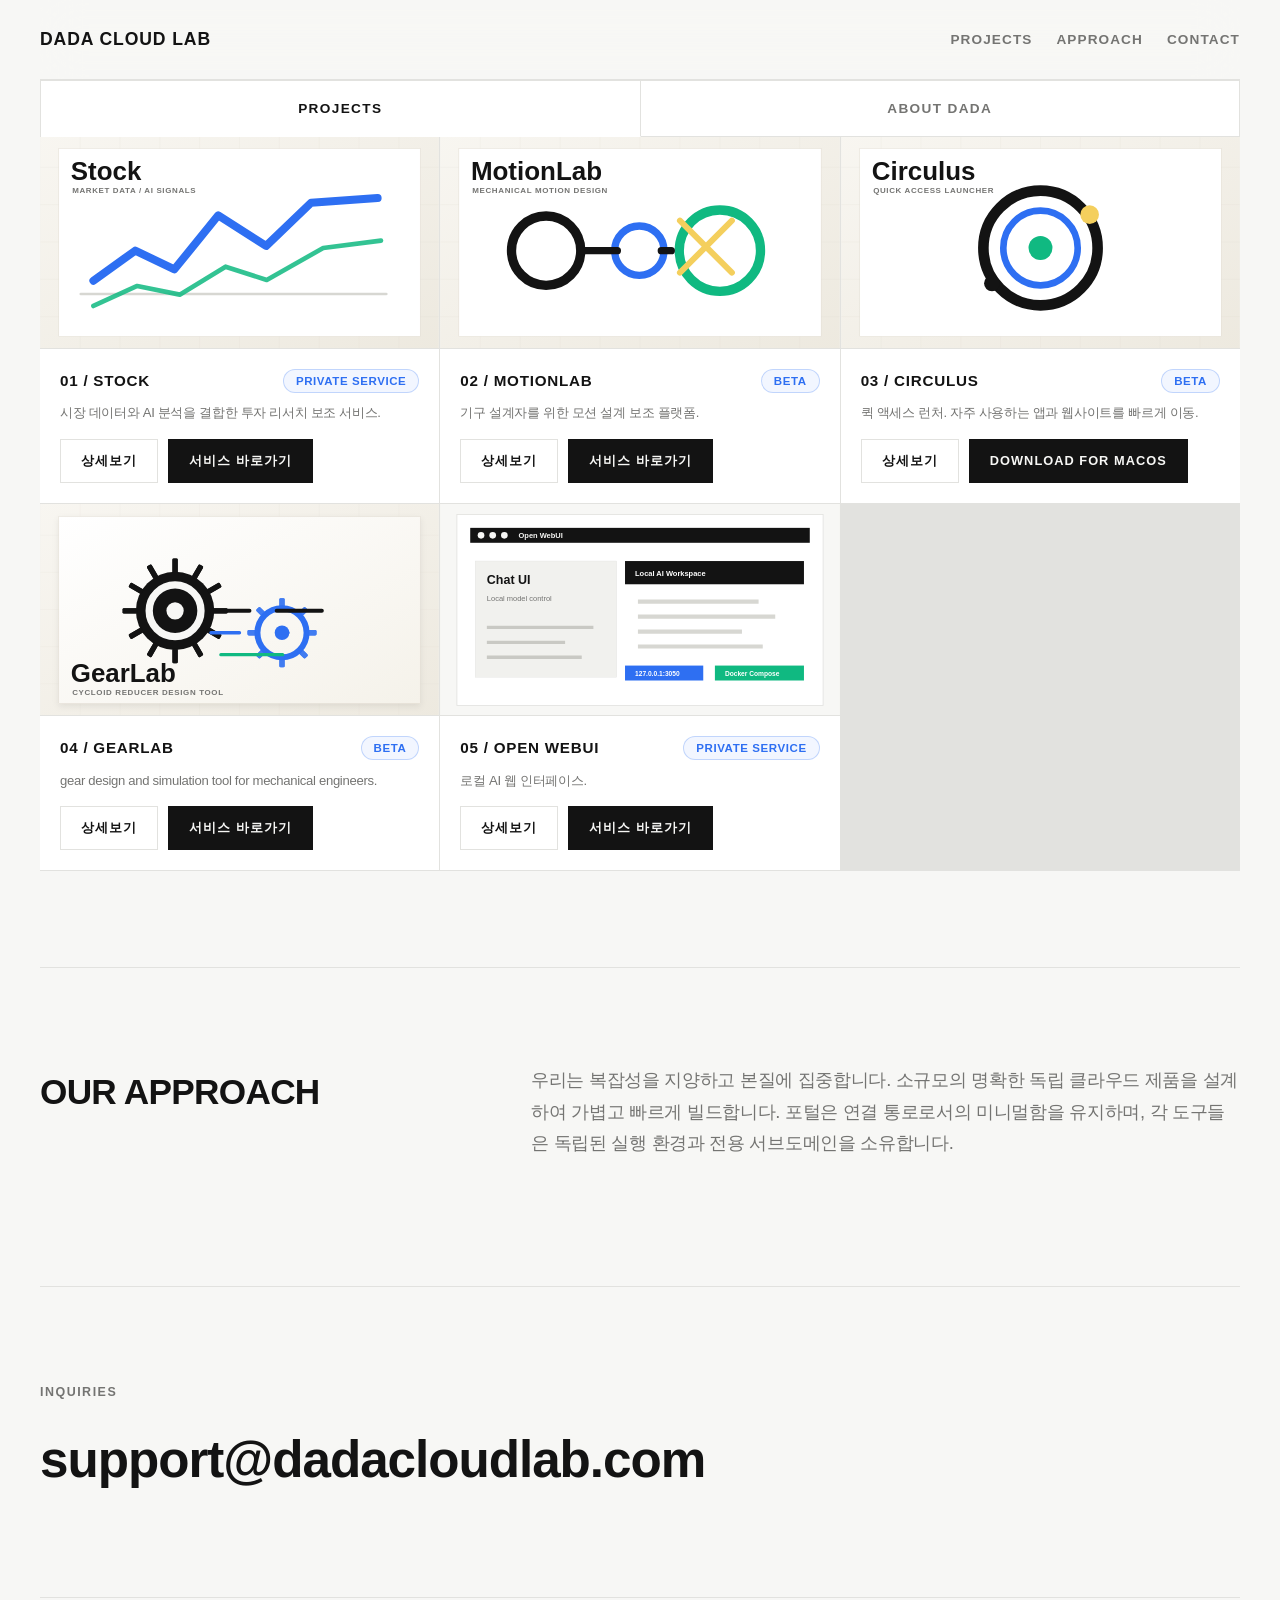
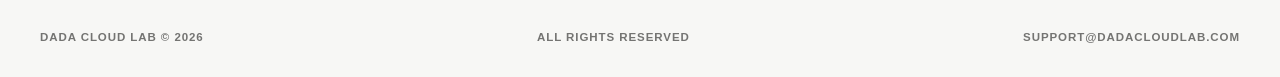
<file: index.html>
<!doctype html>
<html lang="ko">
  <head>
    <meta charset="utf-8">
    <meta name="viewport" content="width=device-width, initial-scale=1">
    <title>Dada Cloud Lab</title>
    <meta
      name="description"
      content="Dada Cloud Lab is a minimal portal for products, experiments, and independent cloud services."
    >
    <link rel="stylesheet" href="/static/css/style.css">
  </head>
  <body>
    <header class="site-header">
      <a class="brand" href="/" aria-label="Dada Cloud Lab home">Dada Cloud Lab</a>
      <nav class="site-nav" aria-label="Primary navigation">
        <a href="/#products">Projects</a>
        <a href="/#lab">Approach</a>
        <a href="/#contact">Contact</a>
      </nav>
    </header>

    <main>
      <!-- 시안처럼 군더더기 타이틀 없이 바로 그리드로 진입하는 구성 -->
      <section class="section flush-top" id="products">
        <!-- 탭 전환 내비게이션 -->
        <div class="tab-navigation">
          <button class="tab-trigger active" data-target="projects">PROJECTS</button>
          <button class="tab-trigger" data-target="about-company">ABOUT DADA</button>
        </div>

        <!-- 탭 1: Projects 그리드 목록 -->
        <div class="tab-content active" id="tab-projects">
          <div class="product-grid" data-services-list></div>
        </div>

        <!-- 탭 2: 회사 소개 -->
        <div class="tab-content" id="tab-about-company">
          <div class="about-company-layout">
            <div class="about-grid">
              <div class="about-cell">
                <h3>PHILOSOPHY</h3>
                <p>
                  우리는 정교한 설계와 단순한 아키텍처의 힘을 믿습니다. 복잡하고 무거운 엔터프라이즈 솔루션 대신, 독립된 기능을 가진 기민한 경량 서비스를 개발해 빠르게 검증합니다.
                </p>
              </div>
              <div class="about-cell">
                <h3>WHAT WE DO</h3>
                <p>
                  기구 모션 설계 보조 장치부터 시작해, AI 기반 투자 리서치 도구, 데스크톱 캐릭터 애플리케이션에 이르기까지 일상의 효율을 극대화하는 기발한 유틸리티를 설계하고 기동합니다.
                </p>
              </div>
              <div class="about-cell">
                <h3>HOW WE BUILD</h3>
                <p>
                  모든 제품은 최신 웹 기술과 Cloudflare의 엣지 인프라스트럭처를 결합해 가볍고 견고하게 구현됩니다. 이를 통해 전 세계 어디서나 지연 없는 사용자 경험을 보장합니다.
                </p>
              </div>
            </div>
          </div>
        </div>
      </section>

      <!-- 시안 하단의 'OUR APPROACH' 레이아웃 모사 -->
      <section class="section lab-section" id="lab">
        <div class="approach-layout">
          <div class="approach-heading">
            <h2>OUR APPROACH</h2>
          </div>
          <div class="approach-copy">
            <p>
              우리는 복잡성을 지양하고 본질에 집중합니다. 소규모의 명확한 독립 클라우드 제품을 설계하여 가볍고 빠르게 빌드합니다. 포털은 연결 통로로서의 미니멀함을 유지하며, 각 도구들은 독립된 실행 환경과 전용 서브도메인을 소유합니다.
            </p>
          </div>
        </div>
      </section>

      <section class="section contact-section" id="contact">
        <div class="contact-wrap">
          <p class="eyebrow">Inquiries</p>
          <h2>support@dadacloudlab.com</h2>
        </div>
      </section>
    </main>

    <!-- 시안의 가로 분할 정렬을 반영한 푸터 구조 -->
    <footer class="site-footer">
      <span>DADA CLOUD LAB © 2026</span>
      <span>ALL RIGHTS RESERVED</span>
      <span>support@DADACLOUDLAB.COM</span>
    </footer>

    <script src="/static/js/app.js"></script>
  </body>
</html>
</file>
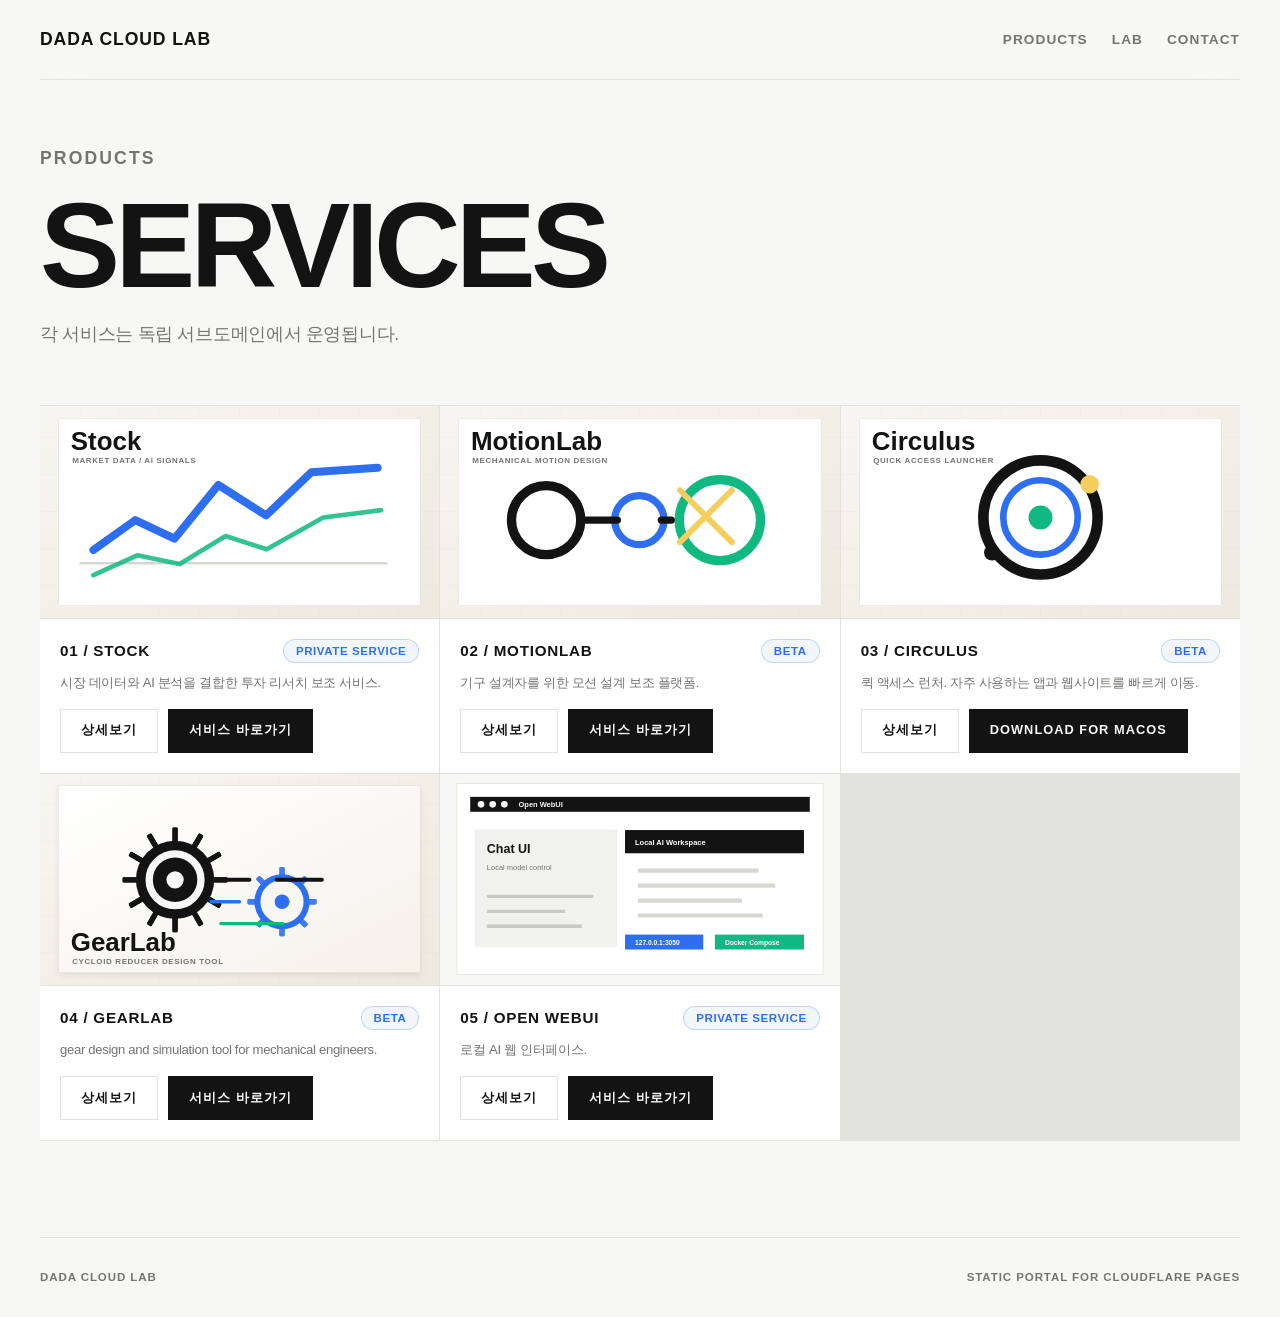
<file: services/index.html>
<!doctype html>
<html lang="ko">
  <head>
    <meta charset="utf-8">
    <meta name="viewport" content="width=device-width, initial-scale=1">
    <title>Products | Dada Cloud Lab</title>
    <meta name="description" content="Dada Cloud Lab products and services.">
    <link rel="stylesheet" href="/static/css/style.css">
  </head>
  <body>
    <header class="site-header">
      <a class="brand" href="/" aria-label="Dada Cloud Lab home">Dada Cloud Lab</a>
      <nav class="site-nav" aria-label="Primary navigation">
        <a href="/#products">Products</a>
        <a href="/#lab">Lab</a>
        <a href="/#contact">Contact</a>
      </nav>
    </header>

    <main>
      <section class="page-heading">
        <p class="eyebrow">Products</p>
        <h1>Services</h1>
        <p>각 서비스는 독립 서브도메인에서 운영됩니다.</p>
      </section>

      <section class="section flush-top">
        <div class="product-grid" data-services-list></div>
      </section>
    </main>

    <footer class="site-footer">
      <span>Dada Cloud Lab</span>
      <span>Static portal for Cloudflare Pages</span>
    </footer>

    <script src="/static/js/app.js"></script>
  </body>
</html>
</file>
<file: static/css/style.css>
:root {
  color-scheme: light;
  --bg: #f7f7f5;            /* 따뜻한 미색(Warm Off-white) */
  --surface: #ffffff;       /* 순백색 카드/헤더 */
  --surface-muted: #f1f1ee;
  --text: #131313;          /* 차분한 차콜 블랙 */
  --muted: #747472;         /* 회색 톤 텍스트 */
  --line: #e2e2df;          /* 얇은 그리드 실선 */
  --primary: #131313;
  --primary-dark: #333333;
  --accent: #2e6ff2;        /* 포인트 블루 (제한적으로만 사용) */
  --accent-2: #10b981;
  --shadow: none;           /* 미니멀 감성을 위해 그림자 완전히 제거 */
}

* {
  box-sizing: border-box;
}

body {
  margin: 0;
  background: var(--bg);
  color: var(--text);
  font-family: Inter, "Noto Sans KR", "Apple SD Gothic Neo", Arial, sans-serif;
  line-height: 1.6;
  letter-spacing: -0.02em;
}

a {
  color: inherit;
  text-decoration: none;
}

/* 헤더 구성 */
.site-header,
.site-footer {
  display: flex;
  align-items: center;
  justify-content: space-between;
  width: min(1200px, calc(100% - 48px));
  margin: 0 auto;
}

.site-header {
  position: sticky;
  top: 0;
  z-index: 10;
  min-height: 80px;
  border-bottom: 1px solid var(--line);
  background: rgba(247, 247, 245, 0.88);
  backdrop-filter: blur(20px);
}

.brand,
.site-nav,
.site-footer {
  gap: 24px;
}

.brand,
.site-nav {
  display: flex;
  align-items: center;
}

.brand {
  font-weight: 800;
  font-size: 1.1rem;
  letter-spacing: 0.05em;
  text-transform: uppercase;
}

.site-nav a {
  color: var(--muted);
  font-weight: 700;
  font-size: 0.85rem;
  text-transform: uppercase;
  letter-spacing: 0.08em;
  transition: color 0.2s ease;
}

.site-nav a:hover {
  color: var(--text);
}

/* 공통 정렬 폭 */
.hero,
.section,
.page-heading,
.detail-layout,
.not-found {
  width: min(1200px, calc(100% - 48px));
  margin: 0 auto;
}

/* 시안의 광활하고 간결한 Hero 타이틀 영역 */
.hero {
  display: flex;
  min-height: 55svh;
  flex-direction: column;
  justify-content: center;
  padding: 80px 0;
}

.hero h1,
.page-heading h1,
.not-found h1 {
  margin: 0;
  max-width: 960px;
  font-size: clamp(3.2rem, 9.5vw, 7.5rem);
  font-weight: 800;
  line-height: 0.95;
  letter-spacing: -0.04em;
  text-transform: uppercase;
}

.hero-text {
  max-width: 620px;
  margin: 32px 0 0;
  color: var(--muted);
  font-size: clamp(1.05rem, 1.8vw, 1.2rem);
  font-weight: 500;
  line-height: 1.5;
}

.eyebrow {
  margin: 0 0 16px;
  color: var(--muted);
  font-size: 0.78rem;
  font-weight: 700;
  letter-spacing: 0.12em;
  text-transform: uppercase;
}

.hero-actions,
.detail-actions,
.service-card-actions {
  display: flex;
  flex-wrap: wrap;
  gap: 12px;
  margin-top: 32px;
}

/* 미니멀 버튼 스타일 */
.button {
  display: inline-flex;
  align-items: center;
  justify-content: center;
  min-height: 44px;
  padding: 0 20px;
  border: 1px solid var(--line);
  border-radius: 0px;
  background: transparent;
  color: var(--text);
  font-weight: 700;
  font-size: 0.8rem;
  text-transform: uppercase;
  letter-spacing: 0.08em;
  transition: all 0.2s cubic-bezier(0.25, 0.8, 0.25, 1);
}

.button.primary {
  border-color: var(--text);
  background: var(--text);
  color: var(--bg);
}

.button.disabled {
  cursor: not-allowed;
  opacity: 0.35;
}

.button:hover {
  border-color: var(--text);
  transform: translateY(-1px);
}

.button.primary:hover {
  background: var(--primary-dark);
  border-color: var(--primary-dark);
}

/* 섹션 패딩 및 보더 정의 */
.section {
  padding: 96px 0;
  border-top: 1px solid var(--line);
}

.flush-top {
  border-top: 1px solid var(--line);
  padding-top: 0;
}

.section-heading,
.page-heading {
  padding: 64px 0 40px;
}

.section-heading h2,
.page-heading h1 {
  margin: 0;
}

.section-heading h2 {
  max-width: 800px;
  font-size: clamp(2rem, 5vw, 3.8rem);
  font-weight: 800;
  line-height: 1;
  text-transform: uppercase;
  letter-spacing: -0.03em;
}

.page-heading p {
  max-width: 760px;
  color: var(--muted);
  font-size: 1.1rem;
}

/* 그리드 레이아웃: 시안처럼 보더가 맞닿는 칼선 효과 */
.product-grid {
  display: grid;
  grid-template-columns: repeat(auto-fit, minmax(320px, 1fr));
  gap: 1px;
  background: var(--line);
  border-bottom: 1px solid var(--line);
}

/* 시안을 반영한 미니멀 카드 스타일 */
.product-card {
  display: flex;
  min-height: 100%;
  flex-direction: column;
  border: none;
  border-radius: 0px; /* 직각 디자인 */
  background: var(--surface);
}

.product-thumbnail {
  width: 100%;
  aspect-ratio: 16 / 8.5;
  object-fit: cover;
  background: var(--surface-muted);
  border-bottom: 1px solid var(--line);
  display: block;
  transition: opacity 0.25s ease;
}

.product-card:hover .product-thumbnail {
  opacity: 0.88;
}

.product-card-body {
  padding: 20px 20px 16px;
  flex: 1;
}

.product-card-meta-header {
  display: flex;
  justify-content: space-between;
  align-items: center;
  margin-bottom: 10px;
}

.product-card-meta-title {
  font-size: 0.95rem;
  font-weight: 800;
  color: var(--text);
  text-transform: uppercase;
  letter-spacing: 0.05em;
  margin-bottom: 0 !important;
}

.product-card-meta-desc {
  font-size: 0.82rem;
  color: var(--muted);
  line-height: 1.5;
}

.product-card-actions {
  display: flex;
  flex-wrap: wrap;
  gap: 10px;
  padding: 0 20px 20px;
  margin-top: auto; /* 내용 길이에 상관없이 버튼들을 카드 최하단에 고정 */
}

.status {
  display: inline-flex;
  min-height: 24px;
  align-items: center;
  padding: 0 12px;
  border-radius: 999px;                       /* 예전 둥근 디자인 복원 */
  border: 1px solid rgba(46, 111, 242, 0.25); /* 은은한 블루 테두리 */
  background: rgba(46, 111, 242, 0.06);     /* 은은한 블루 배경 */
  color: #2e6ff2;                            /* 파란색 글씨 적용 */
  font-size: 0.72rem;
  font-weight: 700;
  text-transform: uppercase;
  letter-spacing: 0.05em;
  white-space: nowrap;
}

/* 시안의 'OUR APPROACH' 2열 대형 레이아웃 */
.approach-layout {
  display: grid;
  grid-template-columns: 1fr 1.6fr;
  gap: 48px;
}

.approach-heading h2 {
  margin: 0;
  font-size: 2.2rem;
  font-weight: 800;
  letter-spacing: -0.02em;
  text-transform: uppercase;
}

.approach-copy p {
  margin: 0 0 32px;
  color: var(--muted);
  font-size: 1.15rem;
  line-height: 1.7;
}

.approach-link {
  font-weight: 800;
  font-size: 0.9rem;
  color: var(--text);
  letter-spacing: 0.08em;
  border-bottom: 1px solid var(--text);
  padding-bottom: 4px;
  display: inline-block;
  transition: opacity 0.2s ease;
}

.approach-link:hover {
  opacity: 0.7;
}

.contact-wrap {
  max-width: 800px;
}

.contact-wrap h2 {
  margin: 8px 0 0;
  font-size: clamp(1.8rem, 4vw, 3.2rem);
  font-weight: 800;
  letter-spacing: -0.02em;
}

/* 상세페이지 구성 */
.detail-layout {
  display: grid;
  grid-template-columns: minmax(280px, 360px) minmax(0, 1fr);
  gap: 64px;
  padding: 64px 0 96px;
}

.detail-aside {
  position: sticky;
  top: 120px;
  align-self: start;
}

.detail-thumbnail {
  width: 100%;
  height: auto;
  aspect-ratio: auto;
  border: 1px solid var(--line);
  border-radius: 0px;
  object-fit: contain;
  background: var(--surface-muted);
  display: block;
}

.service-meta {
  margin-top: 24px;
}

.service-meta h1 {
  margin: 16px 0 0;
  font-size: 2.4rem;
  font-weight: 800;
  line-height: 1.1;
  letter-spacing: -0.03em;
}

.markdown-body {
  border: 1px solid var(--line);
  border-radius: 0px;
  background: var(--surface);
  padding: clamp(32px, 6vw, 64px);
}

.markdown-body h1,
.markdown-body h2,
.markdown-body h3 {
  line-height: 1.2;
  color: var(--text);
  font-weight: 800;
  letter-spacing: -0.03em;
}

.markdown-body h1 {
  margin-top: 0;
  font-size: clamp(2rem, 5vw, 2.8rem);
  text-transform: uppercase;
}

.markdown-body h2 {
  margin-top: 48px;
  font-size: 1.5rem;
  border-bottom: 1px solid var(--line);
  padding-bottom: 8px;
}

.markdown-body p,
.markdown-body li {
  color: var(--text);
  opacity: 0.85;
  font-size: 1.05rem;
  line-height: 1.7;
}

.markdown-body img {
  display: block;
  max-width: 100%;
  height: auto;
  margin: 24px 0;
  border: 1px solid var(--line);
  background: var(--surface-muted);
}

.markdown-body ul {
  padding-left: 20px;
}

.markdown-body li {
  margin-bottom: 8px;
}

.markdown-body code {
  border: 1px solid var(--line);
  border-radius: 0px;
  padding: 0.15em 0.4em;
  background: var(--surface-muted);
  color: var(--text);
  font-size: 0.9em;
}

.not-found {
  display: grid;
  min-height: calc(100svh - 176px);
  align-content: center;
  justify-items: start;
  padding: 48px 0;
}

/* 시안의 수평 분산 정렬 푸터 */
.site-footer {
  min-height: 80px;
  border-top: 1px solid var(--line);
  color: var(--muted);
  font-size: 0.72rem;
  font-weight: 700;
  letter-spacing: 0.08em;
  text-transform: uppercase;
}

.footer-links a {
  border-bottom: 1px solid transparent;
  transition: border-color 0.2s ease;
}

.footer-links a:hover {
  border-color: var(--muted);
}

@media (max-width: 768px) {
  .site-header,
  .site-footer {
    align-items: flex-start;
    flex-direction: column;
    justify-content: center;
    padding: 24px 0;
    gap: 12px;
  }

  .site-header {
    position: static;
  }

  .detail-layout {
    grid-template-columns: 1fr;
    gap: 32px;
  }

  .hero {
    min-height: auto;
    padding: 48px 0;
  }

  .hero h1,
  .page-heading h1,
  .not-found h1 {
    font-size: clamp(2.6rem, 12vw, 4rem);
  }

  .approach-layout {
    grid-template-columns: 1fr;
    gap: 24px;
  }

  .detail-aside {
    position: static;
  }
  
  .product-grid {
    grid-template-columns: 1fr;
  }
}

/* 탭 스위처 및 회사 설명 디자인 */
.tab-navigation {
  display: flex;
  border-left: 1px solid var(--line);
  border-right: 1px solid var(--line);
  background: var(--surface);
}

.tab-trigger {
  flex: 1;
  min-height: 56px;
  border: none;
  border-bottom: 1px solid var(--line);
  background: transparent;
  color: var(--muted);
  font-weight: 700;
  font-size: 0.85rem;
  text-transform: uppercase;
  letter-spacing: 0.1em;
  cursor: pointer;
  transition: all 0.2s ease;
  outline: none;
  display: inline-flex;
  align-items: center;
  justify-content: center;
}

.tab-trigger:first-child {
  border-right: 1px solid var(--line);
}

.tab-trigger:hover {
  color: var(--text);
  background: var(--surface-muted);
}

.tab-trigger.active {
  color: var(--text);
  background: var(--surface);
  border-bottom: 1px solid transparent;
  font-weight: 800;
}

.tab-content {
  display: none;
}

.tab-content.active {
  display: block;
}

.about-company-layout {
  border-left: 1px solid var(--line);
  border-right: 1px solid var(--line);
}

.about-grid {
  display: grid;
  grid-template-columns: repeat(auto-fit, minmax(280px, 1fr));
  gap: 1px;
  background: var(--line);
  border-bottom: 1px solid var(--line);
}

.about-cell {
  background: var(--surface);
  padding: 48px;
}

.about-cell h3 {
  margin: 0 0 16px;
  font-size: 1.1rem;
  font-weight: 800;
  letter-spacing: 0.05em;
  color: var(--text);
}

.about-cell p {
  margin: 0;
  color: var(--muted);
  font-size: 0.95rem;
  line-height: 1.7;
}

@media (max-width: 768px) {
  .about-grid {
    grid-template-columns: 1fr;
  }
}
</file>
